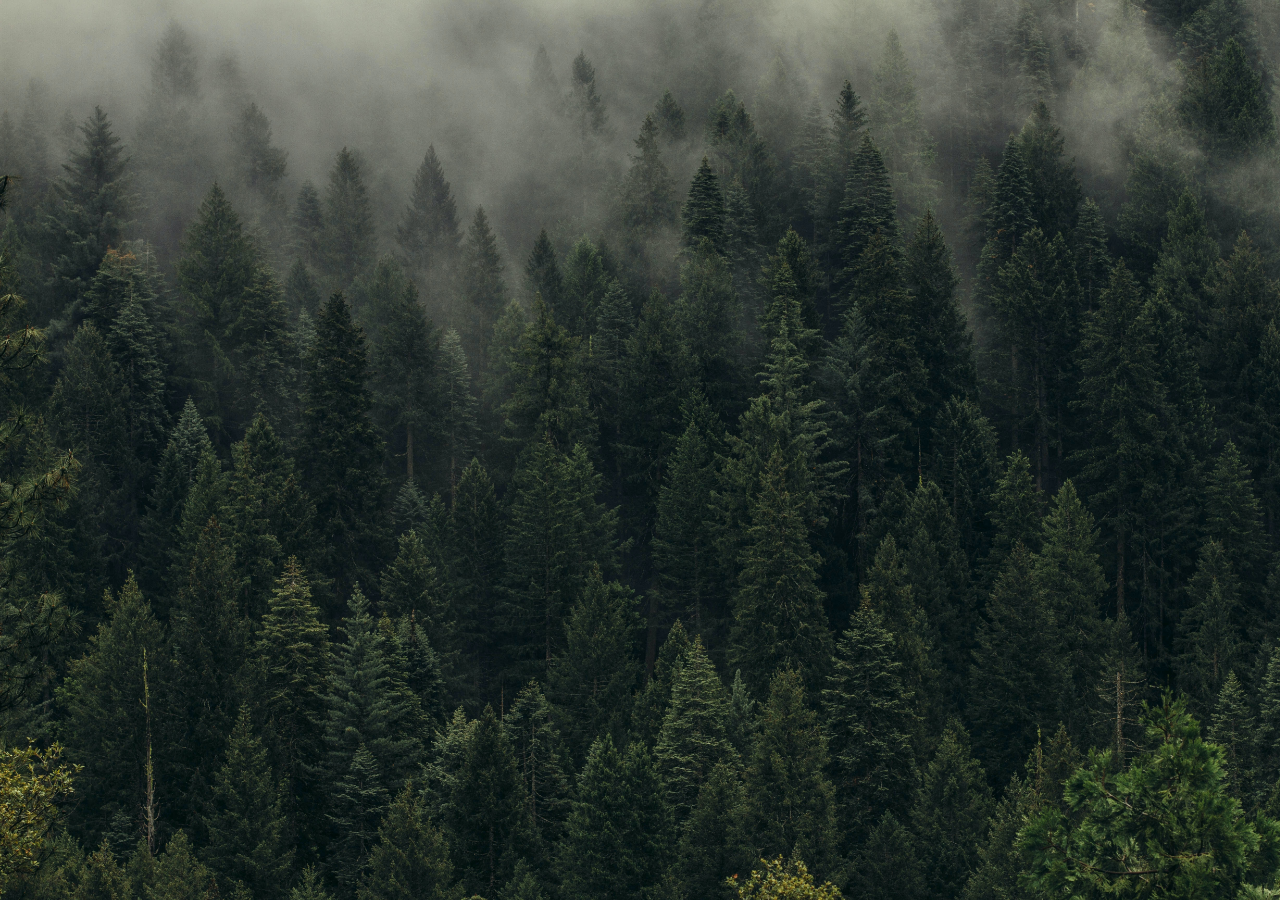
<file: index.html>
<!DOCTYPE html>
<html>
<head>
    <title>Cylian LORAND</title>
    <style>
        body {
            background-image: url('unsplash.jpg');
            background-size: cover;
            background-repeat: no-repeat;
            background-attachment: fixed;
            display: flex;
            flex-direction: column;
            justify-content: center;
            align-items: center;
            height: 100vh;
            opacity: 0;
            animation: fadeIn 2s ease-in-out forwards;
            cursor: crosshair; /* Curseur en forme de croix */
            user-select: none; /* Désactiver la sélection de texte */
            -webkit-user-select: none; /* Pour les navigateurs WebKit */
            /* Ajoutez l'effet de lueur autour de tous les éléments */
            overflow: hidden; /* Désactive le défilement */
        }

        #bottone5 {
            align-items: center;
            background-color: #000000;
            border: 1px solid rgba(0, 0, 0, 0.1);
            border-radius: .25rem;
            box-shadow: rgba(0, 0, 0, 0.02) 0 1px 3px 0;
            box-sizing: border-box;
            color: rgba(53, 69, 58, 065);
            cursor: pointer;
            display: inline-flex;
            font-family: system-ui, -apple-system, system-ui, "Helvetica Neue", Helvetica, Arial, sans-serif;
            font-size: 12px;
            font-weight: 600;
            justify-content: center;
            line-height: 1.25;
            min-height: 2rem;
            padding: calc(.25rem - 1px) calc(.5rem - 1px);
            text-decoration: none;
            transition: all 250ms;
            -webkit-touch-callout: none; /* Désactiver la fenêtre contextuelle du lien sur iOS */
            vertical-align: baseline;
            width: auto;
            margin-top: 5px;
            opacity: 0;
            animation: fadeIn 2s ease-in-out forwards;
        }

        #bottone5:hover,
        #bottone5:focus {
            border-color: rgba(0, 0, 0, 0.15);
            box-shadow: rgba(0, 0, 0, 0.1) 0 1px 2px;
            color: rgba(53, 69, 58, 0.65);
        }

        #bottone5:hover {
            transform: translateY(-1px);
        }

        #bottone5:active {
            background-color: #080808;
            border-color: rgba(0, 0, 0, 0.15);
            box-shadow: rgba(0, 0, 0, 0.06) 0 0 0;
            color: rgba(32, 41, 31, 0.65);
            transform: translateY(0);
        }

        h1 {
            font-family: "Lemon Milk Bold", sans-serif;
            font-size: 30px;
            font-weight: bold;
            margin-bottom: 5px;
            opacity: 0;
            animation: fadeIn 2s ease-in-out forwards;
        }

        @keyframes fadeIn {
            from {
                opacity: 0;
            }
            to {
                opacity: 1;
            }
        }
    </style>
</head>
<body>
    <h1>Cylian LORAND</h1>
    <!-- Ajoutez un lien hypertexte autour du bouton -->
    <a href="https://www.youtube.com" id="bottone5">More</a>
    <script>
        // Fonction pour gérer le défilement
        function handleScroll(event) {
            // Vérifier si l'utilisateur fait défiler vers le haut
            if (event.deltaY < 0) {
                // Rediriger vers YouTube.com
                window.location.href = "https://www.youtube.com";
            }
        }

        // Ajouter un écouteur d'événements pour le défilement de la souris
        window.addEventListener("wheel", handleScroll);
    </script>
</body>
</html>
</file>
